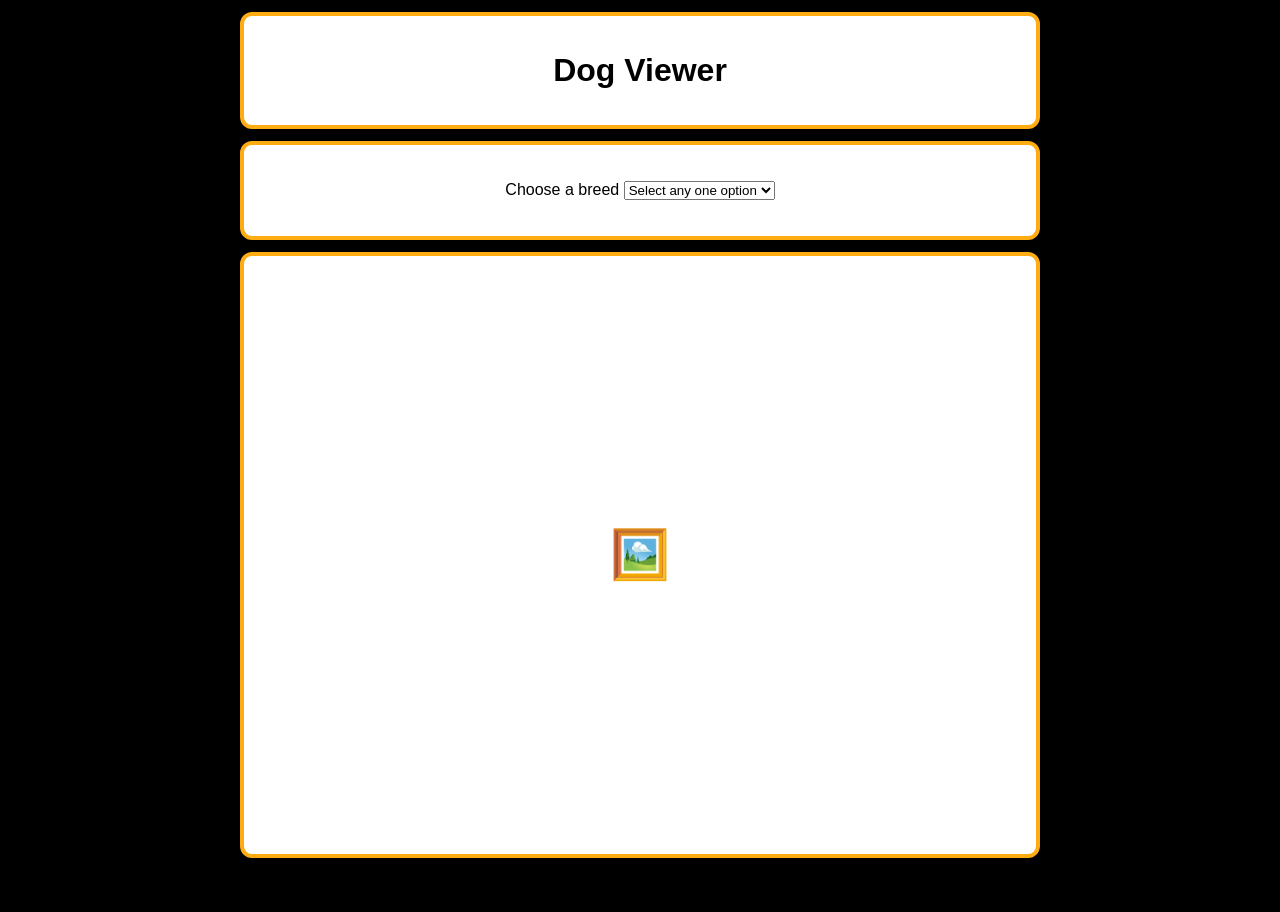
<file: projects/Frontend-Masters/Dog-viewer-app/index.html>
<!DOCTYPE html>
<html lang="en">

<head>
    <meta charset="UTF-8">
    <meta name="viewport" content="width=device-width, initial-scale=1.0">
    <title>Dog Viewer</title>
    <link rel="stylesheet" href="./styles.css">
</head>

<body>

    <main class="container">
        <header>
            <h1>Dog Viewer</h1>
        </header>
    </main>

    <main class="container">
        <section class="toolbar">
            <label for="breeds-selector">Choose a breed</label>
            <select id="breeds-selector" class="selector">
                <option disabled selected> Select any one option</option>
            </select>
        </section>
    </main>

    <main class="container ">
        <section class="image-view">
            <div class="spinner spin">🖼️</div>
        </section>
    </main>
    <script src="./script.js"></script>
</body>

</html>
</file>
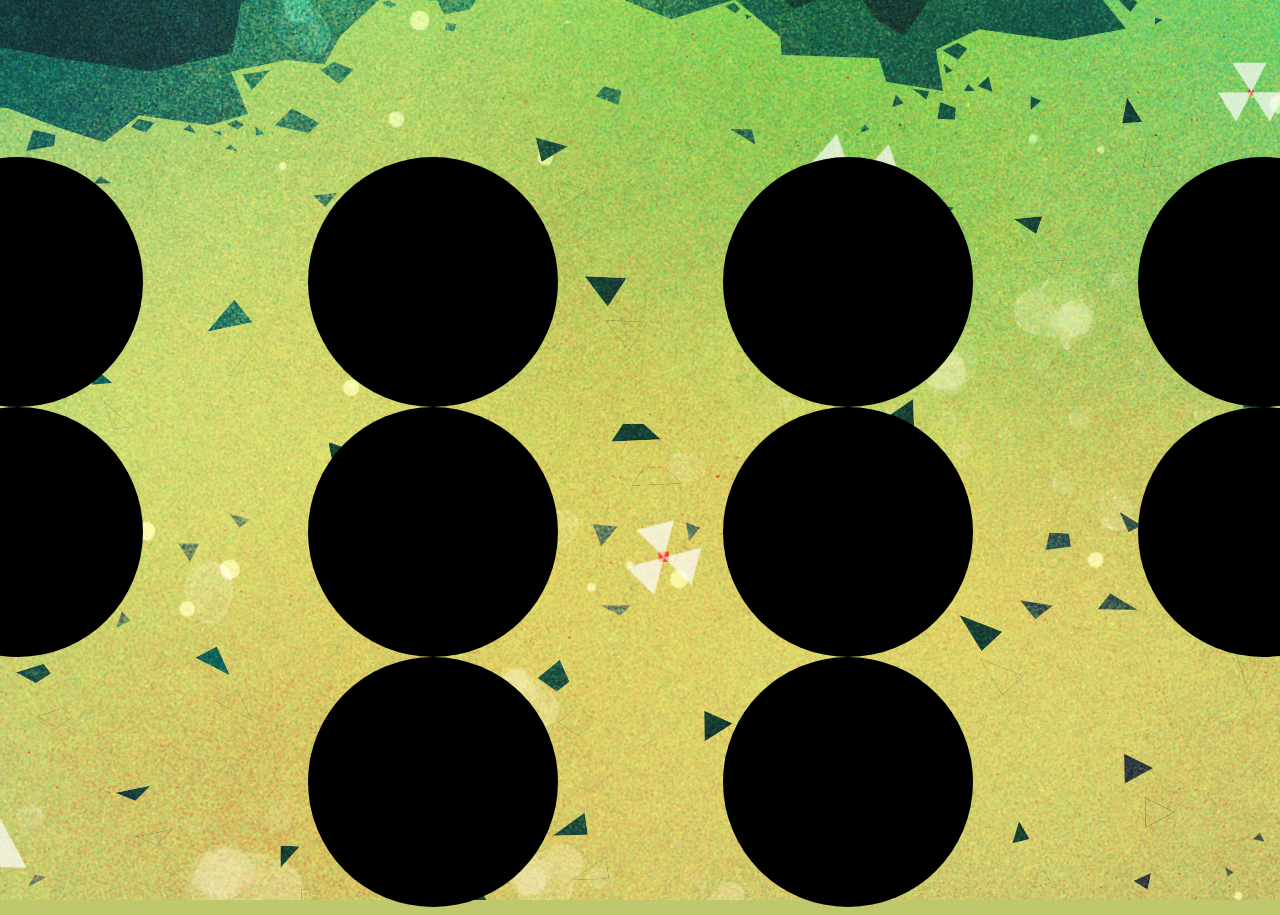
<file: projects/Frontend-Masters/Feed-A-Mole/index.html>
<!DOCTYPE html>
<html lang="en">

<head>
    <meta charset="UTF-8">
    <meta name="viewport" content="width=device-width, initial-scale=1.0">
    <title>Feed a mole</title>
    <link rel="stylesheet" href="styles.css">
</head>

<body>
    <section class="container">
        <div class="header">
            <div style="width: 5%;" class="progress">
                <img src="./assets/worm.png" alt="">
            </div>
        </div>
        <div>
            <div class="hole">
                <img src="./assets/mole-hungry.png" data-index="0" id="1" class="dataset" alt="hungry mole">
            </div>
            <div class="hole">
                <img src="./assets/mole-hungry.png" id="2" class="" alt="hungry mole">
            </div>
        </div>
        <div>
            <div class="hole">
                <img src="./assets/mole-hungry.png" id="3" class="" alt="hungry mole">
            </div>
            <div class="hole">
                <img src="./assets/mole-hungry.png" id="4" class="" alt="hungry mole">
            </div>
            <div class="hole">
                <img src="./assets/mole-hungry.png" id="5" class="" alt="hungry mole">
            </div>
        </div>
        <div>
            <div class="hole">
                <img src="./assets/mole-hungry.png" id="6" class="" alt="hungry mole">
            </div>
            <div class="hole">
                <img src="./assets/mole-hungry.png" id="7" class="" alt="hungry mole">
            </div>
            <div class="hole">
                <img src="./assets/mole-hungry.png" id="8" class="" alt="hungry mole">
            </div>
        </div>
        <div>
            <div class="hole">
                <img src="./assets/mole-hungry.png" id="9" class="" alt="hungry mole">
            </div>
            <div class="test hole">
                <img src="./assets/mole-hungry.png" id="10" class="" alt="hungry mole">
            </div>
        </div>
    </section>
    <section id="win" class="gone"><img src="./assets/win.png" class="win" alt="A very satisfied Mole"></section>
    <script src="script.js"></script>
</body>

</html>
</file>
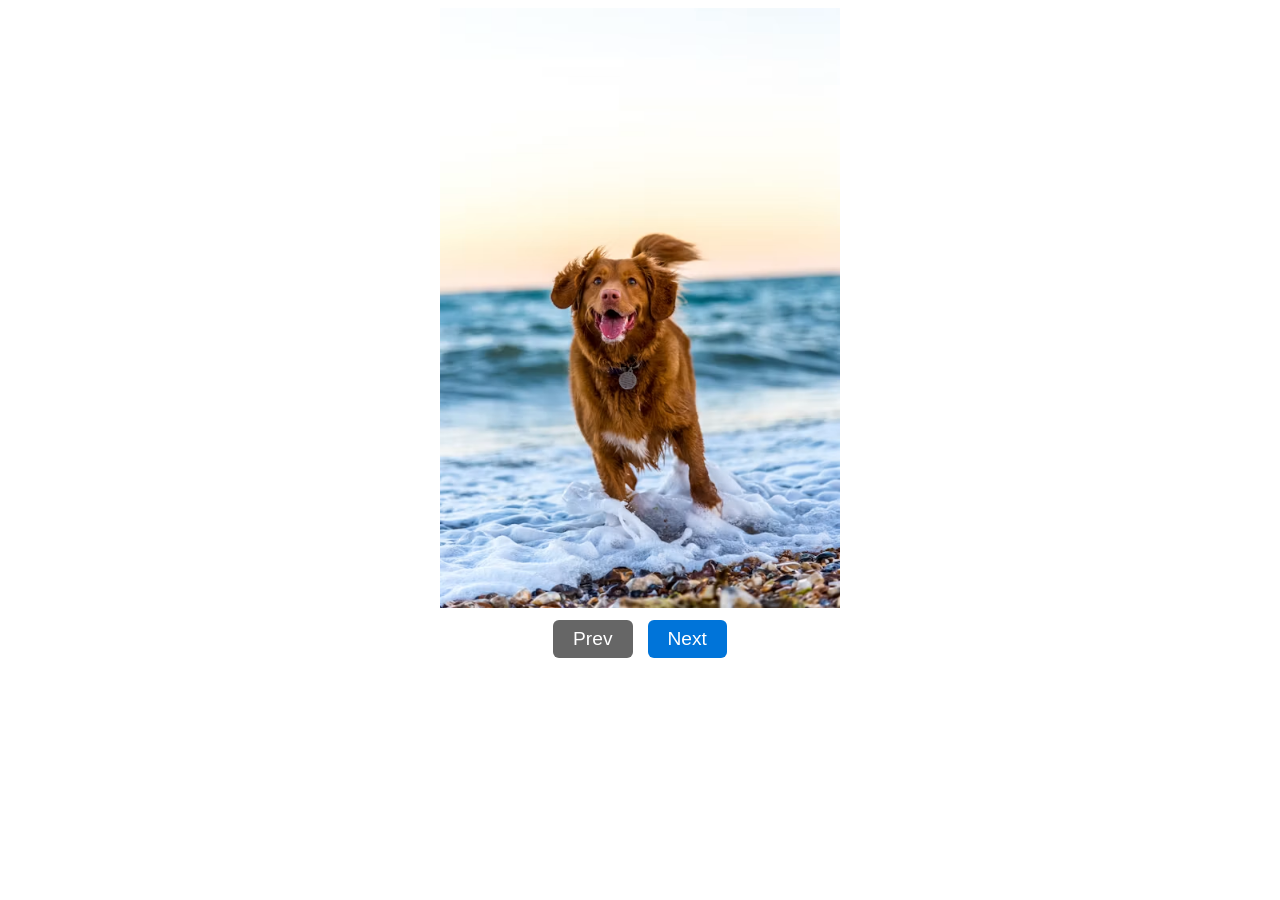
<file: projects/Frontend-Masters/simpla-image-gallery/index.html>
<!DOCTYPE html>
<html lang="en">

<head>
    <meta charset="UTF-8" />
    <meta name="viewport" content="width=device-width, initial-scale=1.0" />
    <title>Gallery</title>
    <link rel="stylesheet" href="./styles.css" />
</head>

<body>
    <div class="image-gallery">
        <img src="./images/dog1.avif" alt="Dog" class="gallery-img active" />
        <img src="./images/dog2.avif" alt="Dog" class="gallery-img" />
        <img src="./images/dog3.avif" alt="Dog" class="gallery-img" />
        <img src="./images/dog4.avif" alt="Dog" class="gallery-img" />
        <img src="./images/dog5.avif" alt="Dog" class="gallery-img" />
        <img src="./images/dog6.avif" alt="Dog" class="gallery-img" />
        <img src="./images/dog7.avif" alt="Dog" class="gallery-img" />
        <img src="./images/dog8.avif" alt="Dog" class="gallery-img" />
        <img src="./images/dog9.avif" alt="Dog" class="gallery-img" />
        <img src="./images/dog10.avif" alt="Dog" class="gallery-img" />
        <img src="./images/dog11.avif" alt="Dog" class="gallery-img" />
        <img src="./images/dog12.avif" alt="Dog" class="gallery-img" />
    </div>
    <div class="btns">
        <button disabled="" class="btn prev">Prev</button>
        <button class="btn next">Next</button>
    </div>
    <script src="./gallery.js"></script>
</body>

</html>
</file>
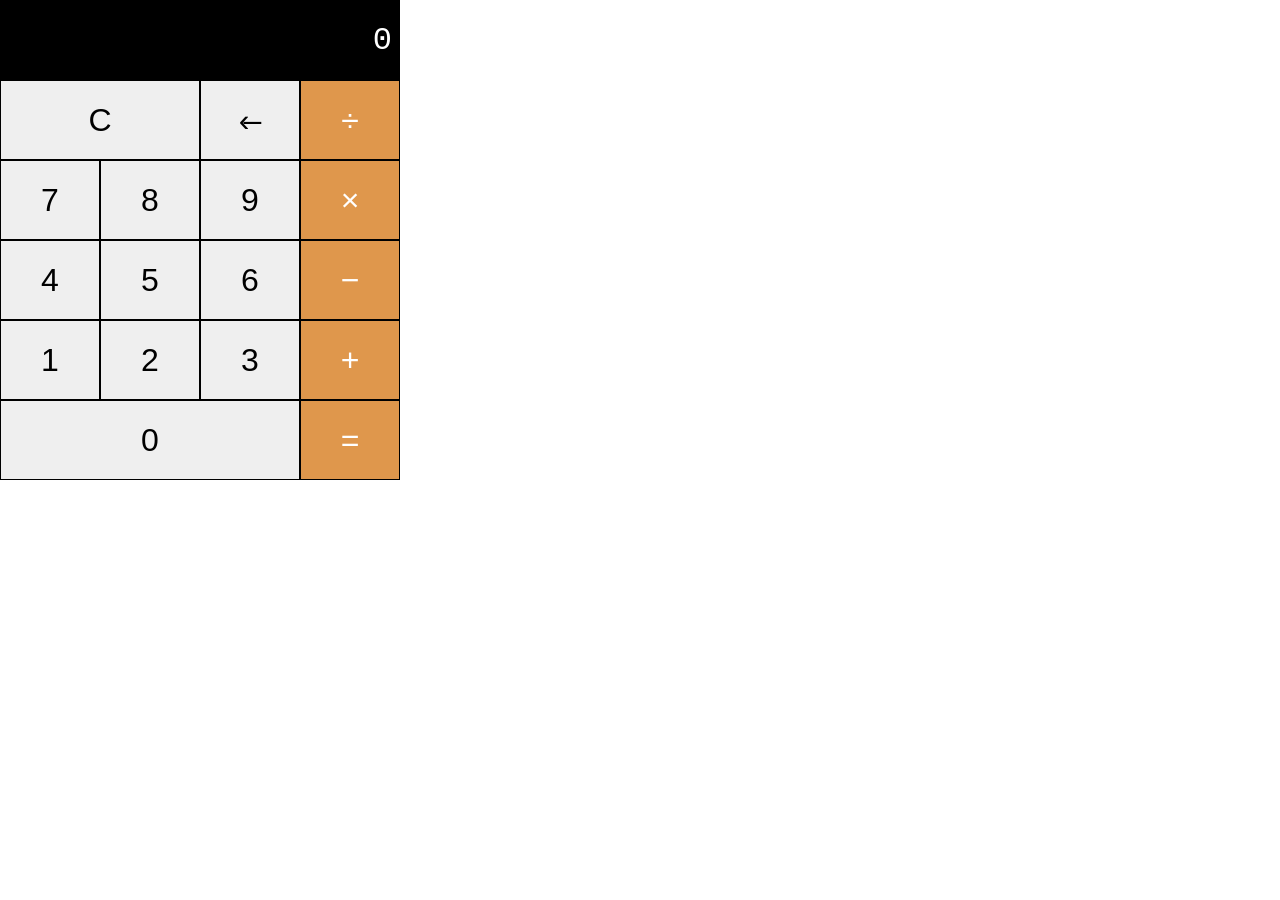
<file: projects/Frontend-Masters/Calculator-project/begin/calculator.html>
<!DOCTYPE html>
<html lang="en">

<head>
    <meta charset="UTF-8">
    <title>Calculator</title>
    <meta name="viewport" content="width=device-width, initial-scale=1.0">
    <link rel="stylesheet" href="css/calculator.css">

</head>

<body>
    <div class="wrapper">
        <section class="screen">
            0
        </section>

        <section class="calc-buttons">
            <!-- 1st column -->
            <div class="row">
                <button class="clear-button">C </button>
                <!-- <button>&#x2190; </button> -->
                <button style="font-weight: 500;">&#8249;<span style="margin-left: -6px;">&#8211;</span> </button>
                <button>&divide; </button>
            </div>
            <!-- 2nd column -->
            <div class="row">
                <button>7 </button>
                <button>8 </button>
                <button>9 </button>
                <button>&times;</button>
            </div>
            <!-- 3rd column -->
            <div class="row">
                <button>4 </button>
                <button>5 </button>
                <button>6 </button>
                <button>&minus;</button>
            </div>
            <!-- 4th column -->
            <div class="row">
                <button>1 </button>
                <button>2 </button>
                <button>3 </button>
                <button>&plus;</button>
            </div>
            <!-- 5th column -->
            <div class="row">
                <button class="button-0">0</button>
                <button>&equals;</button>
            </div>
        </section>
    </div>

</body>

</html>
</file>
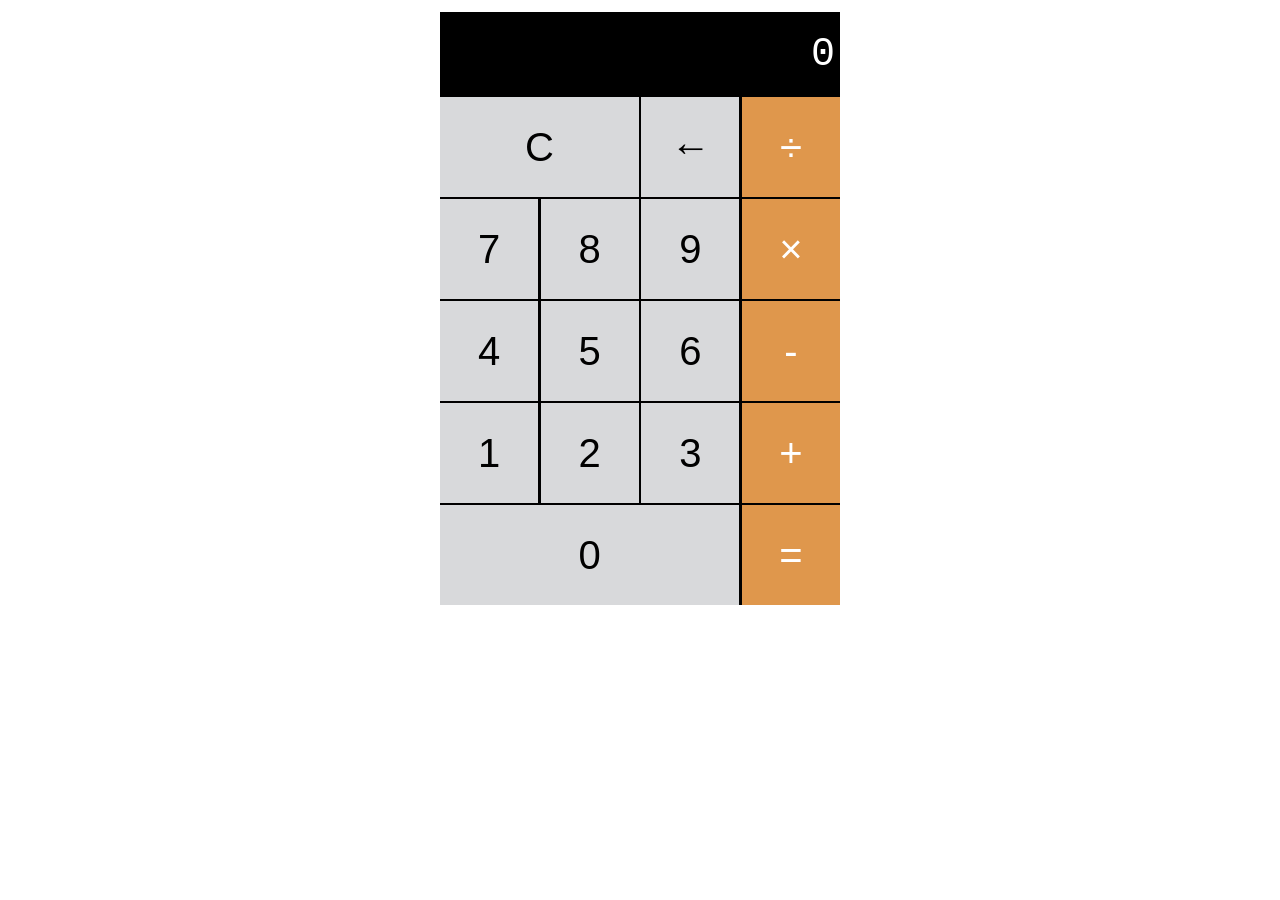
<file: projects/Frontend-Masters/Calculator-project/end/calculator.html>
<!DOCTYPE html>
<html lang="en">

<head>
    <meta charset="UTF-8">
    <title>Calculator</title>
    <meta name="viewport" content="width=device-width, initial-value:1.0;">
    <link rel="stylesheet" href="css/calculator.css">
</head>

<body>
    <div class="wrapper">
        <section class="screen">
            0
        </section>

        <section class="calc-buttons">
            <div class="calc-button-row">
                <button class="calc-button double ">C</button>
                <button class="calc-button">&larr;</button>
                <button class="calc-button">&divide;</button>
            </div>
            <div class="calc-button-row">
                <button class="calc-button">7</button>
                <button class="calc-button">8</button>
                <button class="calc-button">9</button>
                <button class="calc-button">&times;</button>
            </div>
            <div class="calc-button-row">
                <button class="calc-button">4</button>
                <button class="calc-button">5</button>
                <button class="calc-button">6</button>
                <button class="calc-button">-</button>
            </div>
            <div class="calc-button-row">
                <button class="calc-button">1</button>
                <button class="calc-button">2</button>
                <button class="calc-button">3</button>
                <button class="calc-button">&plus;</button>
            </div>
            <div class="calc-button-row">
                <button class="calc-button triple">0</button>
                <button class="calc-button">&equals;</button>
            </div>
        </section>
    </div>

    <script src="./scripts/script.js"></script>
</body>

</html>
</file>
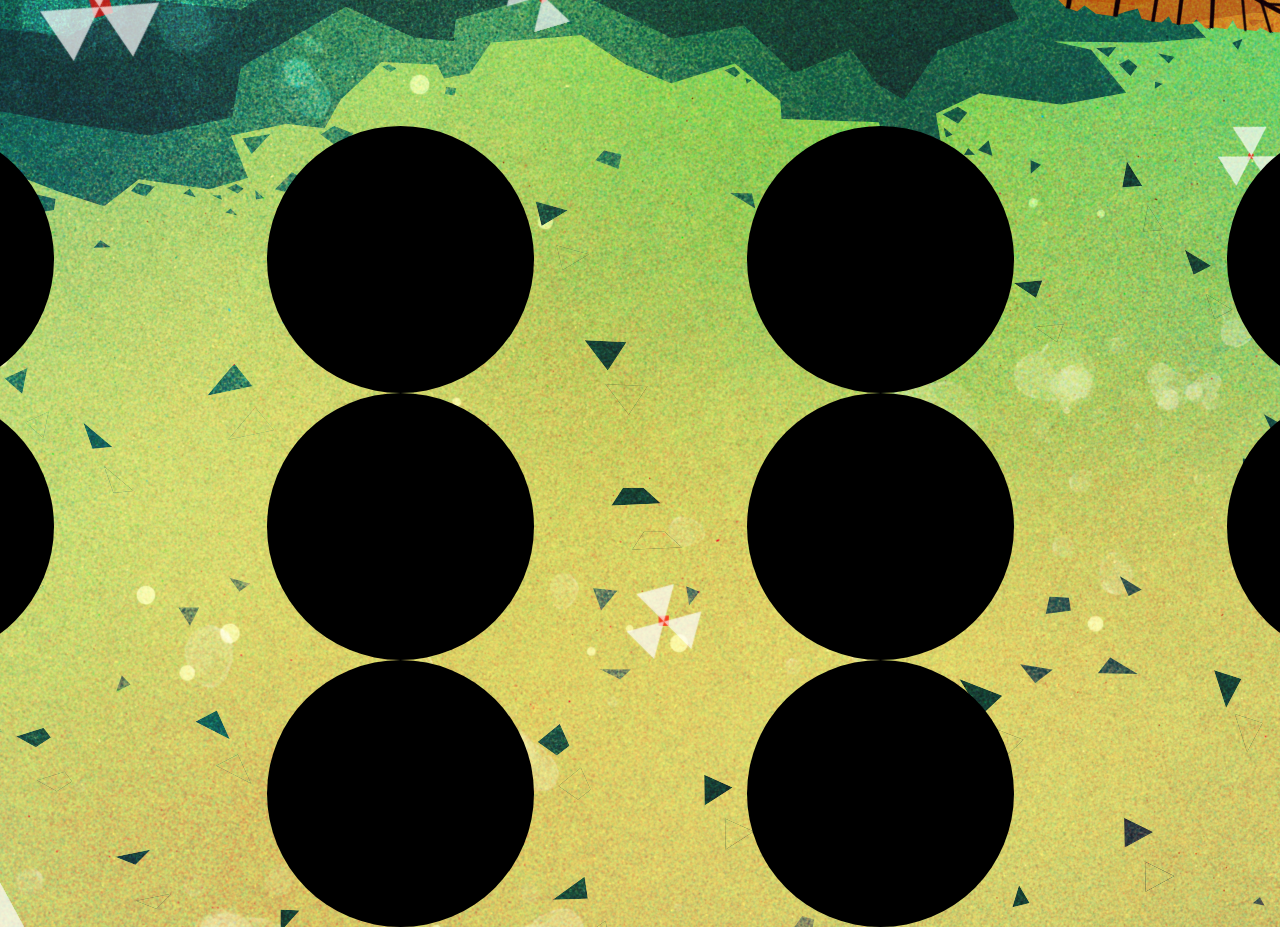
<file: projects/Frontend-Masters/Feed-A-Mole/assets/mole.html>
<!DOCTYPE html>
<html lang="en">

<head>
  <meta charset="UTF-8">
  <meta name="viewport" content="width=device-width, initial-scale=1.0">
  <meta http-equiv="X-UA-Compatible" content="ie=edge">
  <title>Star Moles!</title>
  <link rel="stylesheet" href="mole.css">
</head>

<body>
  <section class="bg">
    <div class="worm-box">
      <div style="width: 5%" class="worm-container">
        <img class="worm" src="./worm.png" alt="worm meter">
      </div>
    </div>
    <div class="hole-container">
      <div class="hole" id="hole-0"><img data-index="0" src="./king-mole-hungry.png" alt="mole" class="mole"></div>
    </div>
    <div class="hole-container">
      <div class="hole" id="hole-1"><img data-index="1" src="./king-mole-fed.png" alt="mole" class="mole"></div>
    </div>
    <div class="hole-container">
      <div class="hole" id="hole-2"><img data-index="2" src="./king-mole-hungry.png" alt="mole" class="mole"></div>
    </div>
    <div class="hole-container">
      <div class="hole" id="hole-3"><img data-index="3" src="./king-mole-sad.png" alt="mole" class="mole"></div>
    </div>
    <div class="hole-container">
      <div class="hole" id="hole-4"><img data-index="4" src="./king-mole-leaving.png" alt="mole" class="mole"></div>
    </div>
    <div class="hole-container">
      <div class="hole" id="hole-5"><img data-index="5" src="./mole-hungry.png" alt="mole" class="mole"></div>
    </div>
    <div class="hole-container">
      <div class="hole" id="hole-6"><img data-index="6" src="./mole-fed.png" alt="mole" class="mole"></div>
    </div>
    <div class="hole-container">
      <div class="hole" id="hole-7"><img data-index="7" src="./mole-sad.png" alt="mole" class="mole"></div>
    </div>
    <div class="hole-container">
      <div class="hole" id="hole-8"><img data-index="8" src="./mole-leaving.png" alt="mole" class="mole"></div>
    </div>
    <div class="hole-container">
      <div class="hole" id="hole-9"><img data-index="9" src="./king-mole-hungry.png" alt="happy mole" class="mole"></div>
    </div>
  </section>
  <img class="win" src="win.png" alt="mole">
  <script src="mole.js"></script>
</body>

</html>
</file>
<file: projects/Frontend-Masters/Dog-viewer-app/styles.css>
* {
    box-sizing: border-box;
    margin: 0;
    padding: 0;
}

body {
    width: 100%;
    height: 100vh;
    background-color: #000;
    font-family: 'Trebuchet MS', 'Lucida Sans Unicode', 'Lucida Grande', 'Lucida Sans', Arial, sans-serif;
}

.container {
    width: 800px;
    display: flex;
    flex-direction: column;
    align-items: center;
    background-color: white;
    margin: 12px auto;
    padding: 12px;
    border: 4px solid #ffac12;
    border-radius: 12px;
}

header {
    /* border: 2px solid #ffa600; */
    width: 100%;
    text-align: center;
    margin: 12px 0;
    padding: 12px 0;
    border-radius: 8px;
}

.toolbar {
    /* border: 2px solid #ffa600; */
    text-align: center;
    width: 100%;
    margin: 12px 0;
    padding: 12px 0;
    border-radius: 8px;
}

.image-view {
    /* border: 2px solid #ffa600; */
    width: 100%;
    height: 550px;
    object-fit: contain;
    text-align: center;
    margin: 12px 0;
    padding: 12px 0;
    flex-grow: 1;
    display: flex;
    align-items: center;
    justify-content: center;
    border-radius: 8px;
}

@keyframes spin {
    to {
        transform: rotateZ(360deg);
    }
}

@keyframes psychadelic {
    100% {
        filter: hue-rotate(360deg);
    }
}

.spinner {
    font-size: 48px;
}

.hide {
    display: none;
}

.color {
    animation: psychadelic 3s linear infinite;
}

.spin {
    animation: spin 1.2s ease-in-out infinite;
}

img {
    max-height: 500px;
    object-fit: contain;
}
</file>
<file: projects/Frontend-Masters/Feed-A-Mole/styles.css>
* {
    box-sizing: border-box;
    margin: 0;
    padding: 0;
}

html {
    background-color: #C0C86D;
}

body {
    width: 100%;
    height: 100vh;
    margin: 0px auto;
    display: flex;
    align-items: center;
    justify-content: center;
    cursor: url("./assets/cursor.png"), pointer;
    background-image: url(./assets/background.png);
    background-repeat: no-repeat;
    background-position: center; 
}

.noBackgroundImage {
    background-image: none;
}

.progress {
    overflow: hidden;
    transition: width 0.5s ease-in-out;
}

.header {
    margin-bottom: 12px;
}

.container {
    width: 1800px;
    height: 930px;
    display: flex;
    justify-content: space-around;
    align-items: start;
    flex-wrap: wrap;
}

.hole {
    width: 250px;
    height: 250px;
    border-radius: 50%;
    background-color: #000;
    display: flex;
    justify-content: center;
    align-items: center;
}

.hole:hover img[src="./assets/mole-hungry.png"] {
    cursor: url("./assets/cursor-worm.png"), pointer;
}

.hole img {
    width: 125%;
}

.gone {
    display: none;
}

.win {
    width: 85%;
    display: block;
    margin: 0 auto;
}
</file>
<file: projects/Frontend-Masters/simpla-image-gallery/styles.css>
* {
    box-sizing: border-box;
}

.gallery-img {
    display: none;
    height: 600px;
}

.active {
    display: block;
}

.image-gallery,
.btns {
    width: 100%;
    display: flex;
    justify-content: center;
    align-items: center;
}

.btns {
    margin-top: 12px;
}

.btn {
    background-color: #0074d9;
    border-color: transparent;
    color: #fff;
    padding: 6px 18px;
    font-size: 1.2rem;
    border-radius: 6px;
    cursor: pointer;
}

.prev {
    margin-right: 15px;
}

.btn:disabled {
    background-color: #666666;
    cursor: not-allowed;
}
</file>
<file: projects/Frontend-Masters/Calculator-project/begin/css/calculator.css>
html {
    box-sizing: border-box;
}
*, *:before, *:after {
    box-sizing: inherit;
}
body {
  padding: 0;
  margin: 0;
  font-size: 2rem;
  font-weight: 500;
  font-family:  Helvetica, sans-serif;
}
.wrapper {
    width: 400px;
}


.screen {
    height: 80px;
    background-color:  #000000;
    color: #ffffff;
    display: flex;
    justify-content: flex-end;
    align-items: center;
    padding-right: 8px;
    font-family: 'Courier New', Courier, monospace
}   

.row {
    display: flex;
    height: 80px;
    background-color: #d8d9db;
    align-items: center;
}

.row button {
    flex:1;
    font-size: 2rem;
    height: 100%;
    text-align: center;
    border: 1px solid #000;
}

.row button:hover {
    background-color: #ebebeb;
}

.row button:active {
    background-color: #bbbcbe;
}

button:last-child {
    /* background-color: #ffa33b; */
    background-color: #df974c;
    color: #ffffff;
    
}

button:last-child:hover {
    background-color: #dfb07e;    
}

button:last-child:active {
    background-color: #dd8d37;    
}

.row .clear-button {
    flex: 2;
    min-width: 200px;
}

.row .button-0 {
    flex:3;
    min-width: 300px;
}
</file>
<file: projects/Frontend-Masters/Calculator-project/end/css/calculator.css>
html {
    box-sizing: border-box;
}
*, *:before, *:after {
    box-sizing: inherit;
}
body {
  padding: 0;
  margin: 0;
}
.wrapper {
    width: 400px;
    background-color: black;
    color: white;
    margin: 0px auto;
    margin-top: 12px;
}
.screen {
    color: white;
    font-size: 40px;
    font-family: "Courier New", Courier, monospace;
    text-align: right;
    padding: 20px 5px;
}
.calc-button-row {
    display: flex;
    align-content: stretch;
    justify-content: space-between;
    margin-bottom: 0.5%;
}
.calc-button {
    background-color: #d8d9db;
    color: black;
    height: 100px;
    flex-basis: 24.5%;
    border: none;
    border-radius: 0;
    font-size: 40px;
    cursor: pointer;
}
.calc-button:hover {
    background-color: #ebebeb;
}
.calc-button:active {
    background-color: #bbbcbe;
}
.double {
    flex-basis: 49.7%;
}
.triple {
    flex-basis: 74.8%;
}
.calc-button:last-child {
    background-color: #df974c;
    color: white;
}
.calc-button:last-child:hover {
    background-color: #dfb07e;
}

.calc-button:last-child:active {
    background-color: #dd8d37;
}
.calc-button-row:last-child {
    padding-bottom: 0;
}
</file>
<file: projects/Frontend-Masters/Feed-A-Mole/assets/mole.css>
* {
  box-sizing: border-box;
}

body {
  cursor: url(./cursor.png), default;
  background-color: #c0c86d;
  display: flex;
  justify-content: center;
  align-items: center;
  flex-direction: column;
  padding: 0;
  margin: 0;
  height: 100vh;
  width: 100vw;
}

.bg {
  background-image: url(./background.png);
  background-repeat: no-repeat;
  width: 1920px;
  height: 1080px;
  display: flex;
  flex-wrap: wrap;
  justify-content: center;
  align-items: center;
}

.hole {
  background: black;
  border-radius: 50%;
  overflow: visible;
  width: 267px;
  height: 267px;
}

.hole-container {
  width: 25%;
  display: flex;
  justify-content: center;
  align-items: center;
}

.mole {
  position: relative;
  right: 30px;
}

.hungry {
  cursor: url(./cursor-worm.png), pointer;
}

.gone {
  display: none;
}

.worm {
  width: 1660px;
}

.worm-container {
  overflow: hidden;
  transition: width 0.5s ease-in-out;
}

.worm-box {
  width: 1660px;
}

.win {
  max-width: 100vw;
  max-height: 100vh;
  display: none;
}

.hide {
  display: none;
}

.show {
  display: block;
}
</file>
